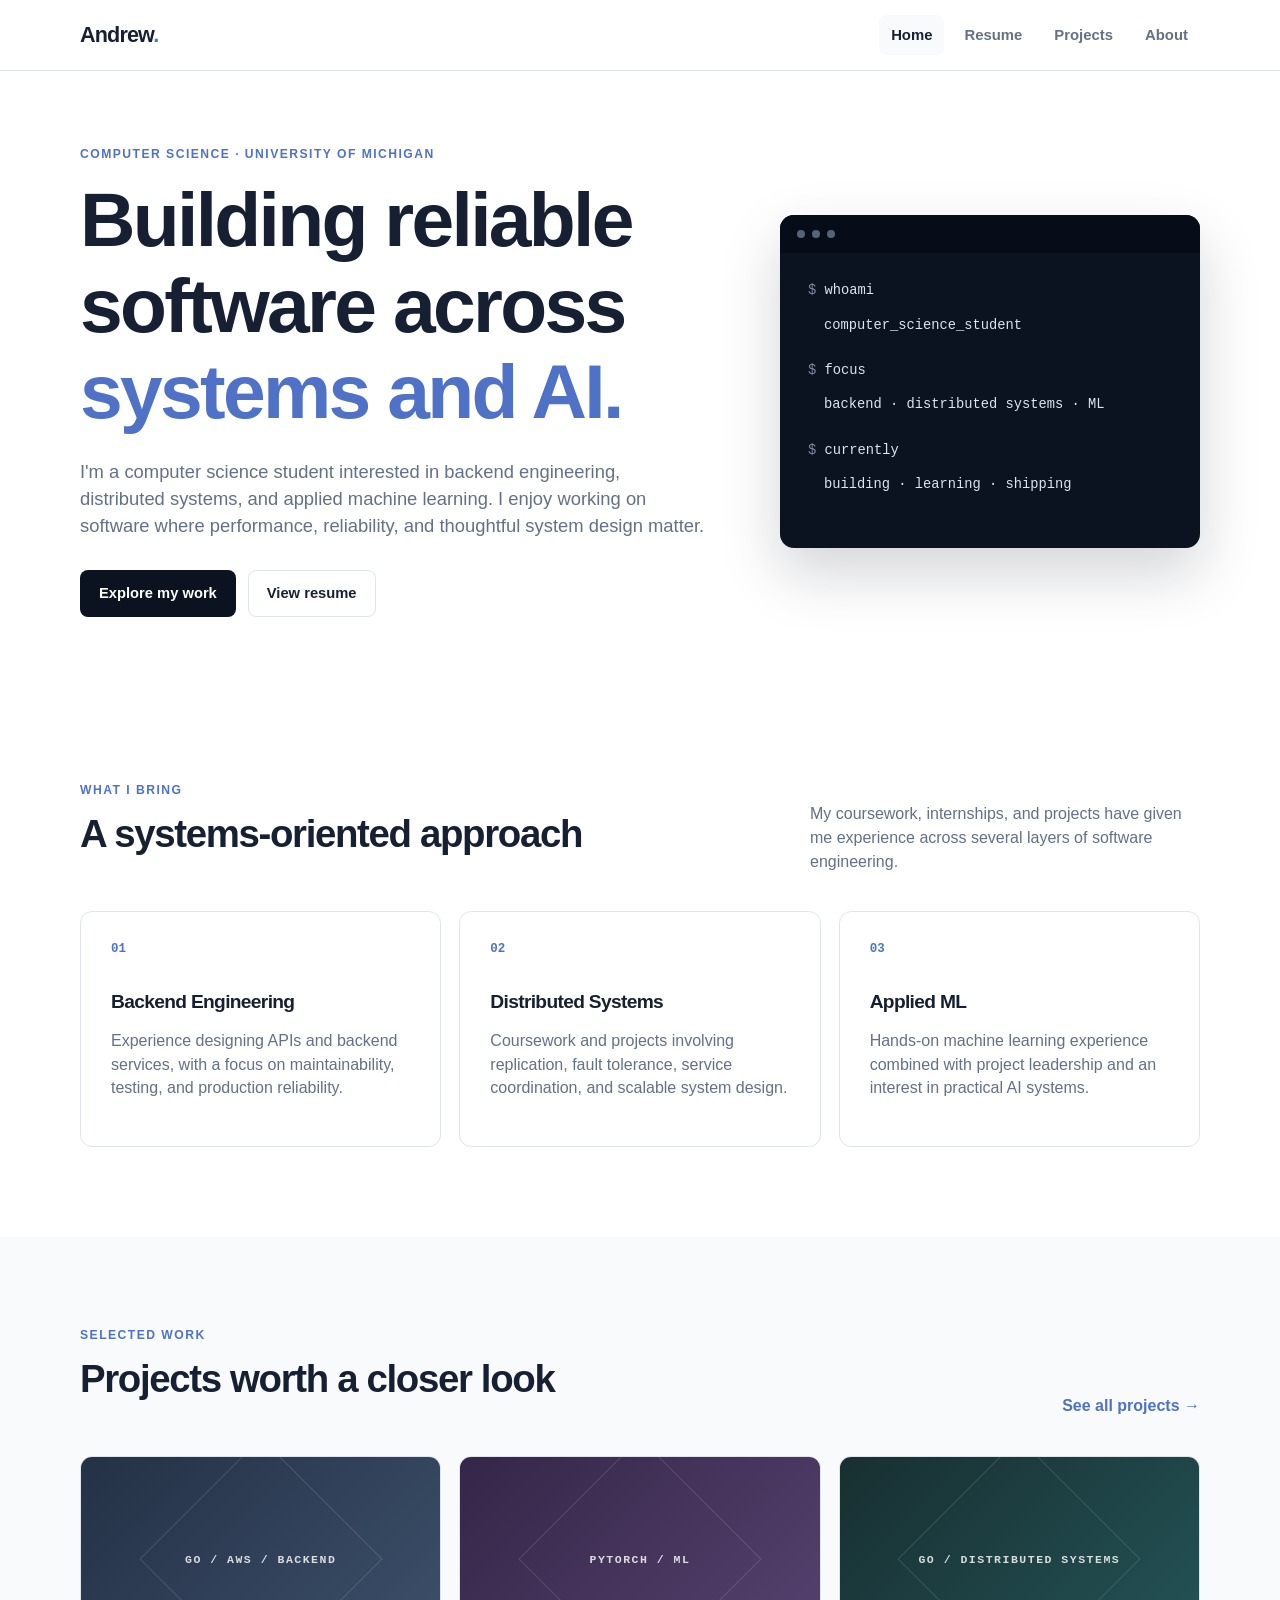
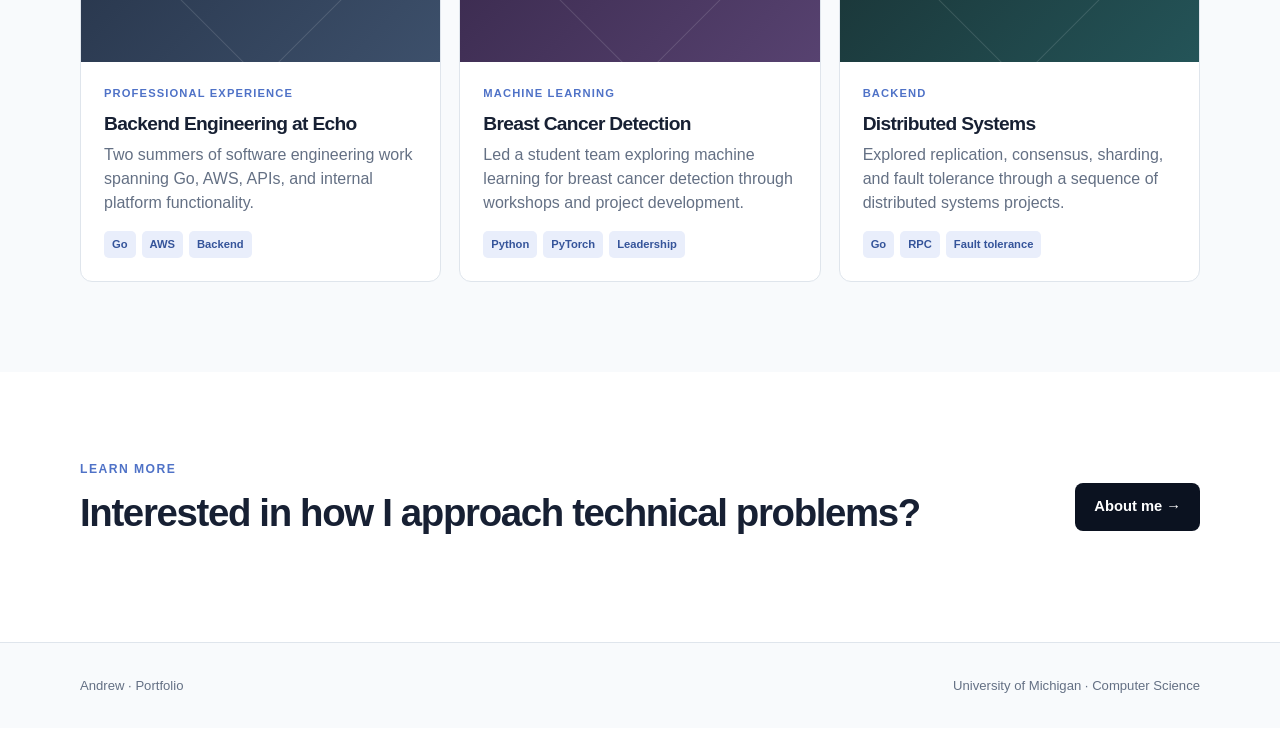
<file: index.html>
<!DOCTYPE html>
<html lang="en">
<head>
  <meta charset="UTF-8">
  <meta name="viewport" content="width=device-width, initial-scale=1.0">
  <meta name="description" content="Andrew's professional portfolio — computer science, backend systems, distributed computing, and applied machine learning.">
  <title>Andrew | Portfolio</title>
  <link rel="stylesheet" href="style.css">
</head>
<body>
<header class="site-header">
  <nav class="nav container">
    <a class="brand" href="index.html">Andrew<span>.</span></a>
    <div class="nav-links">
      <a class="active" href="index.html">Home</a>
      <a href="resume.html">Resume</a>
      <a href="projects.html">Projects</a>
      <a href="about.html">About</a>
    </div>
  </nav>
</header>

<main>
  <section class="hero container">
    <div class="hero-copy">
      <p class="eyebrow">Computer Science · University of Michigan</p>
      <h1>Building reliable software across <span>systems and AI.</span></h1>
      <p class="lead">
        I'm a computer science student interested in backend engineering, distributed systems,
        and applied machine learning. I enjoy working on software where performance,
        reliability, and thoughtful system design matter.
      </p>
      <div class="hero-actions">
        <a class="button primary" href="projects.html">Explore my work</a>
        <a class="button secondary" href="resume.html">View resume</a>
      </div>
    </div>
    <div class="hero-card">
      <div class="terminal-top"><span></span><span></span><span></span></div>
      <div class="terminal-body">
        <p><span class="code-muted">$</span> whoami</p>
        <p class="code-value">computer_science_student</p>
        <p><span class="code-muted">$</span> focus</p>
        <p class="code-value">backend · distributed systems · ML</p>
        <p><span class="code-muted">$</span> currently</p>
        <p class="code-value">building · learning · shipping</p>
      </div>
    </div>
  </section>

  <section class="section container">
    <div class="section-heading">
      <div>
        <p class="eyebrow">What I bring</p>
        <h2>A systems-oriented approach</h2>
      </div>
      <p class="section-intro">My coursework, internships, and projects have given me experience across several layers of software engineering.</p>
    </div>

    <div class="feature-grid">
      <article class="feature-card">
        <div class="icon">01</div>
        <h3>Backend Engineering</h3>
        <p>Experience designing APIs and backend services, with a focus on maintainability, testing, and production reliability.</p>
      </article>
      <article class="feature-card">
        <div class="icon">02</div>
        <h3>Distributed Systems</h3>
        <p>Coursework and projects involving replication, fault tolerance, service coordination, and scalable system design.</p>
      </article>
      <article class="feature-card">
        <div class="icon">03</div>
        <h3>Applied ML</h3>
        <p>Hands-on machine learning experience combined with project leadership and an interest in practical AI systems.</p>
      </article>
    </div>
  </section>

  <section class="section section-alt">
    <div class="container">
      <div class="section-heading">
        <div>
          <p class="eyebrow">Selected work</p>
          <h2>Projects worth a closer look</h2>
        </div>
        <a class="text-link" href="projects.html">See all projects →</a>
      </div>
      <div class="project-grid">
        <a class="project-card" href="project-echo.html">
          <div class="project-placeholder echo-art"><span>GO / AWS / BACKEND</span></div>
          <div class="project-content">
            <p class="project-type">Professional Experience</p>
            <h3>Backend Engineering at Echo</h3>
            <p>Two summers of software engineering work spanning Go, AWS, APIs, and internal platform functionality.</p>
            <div class="tags"><span>Go</span><span>AWS</span><span>Backend</span></div>
          </div>
        </a>
        <a class="project-card" href="project-ml.html">
          <div class="project-placeholder ml-art"><span>PYTORCH / ML</span></div>
          <div class="project-content">
            <p class="project-type">Machine Learning</p>
            <h3>Breast Cancer Detection</h3>
            <p>Led a student team exploring machine learning for breast cancer detection through workshops and project development.</p>
            <div class="tags"><span>Python</span><span>PyTorch</span><span>Leadership</span></div>
          </div>
        </a>
        <a class="project-card" href="project-distributed-systems.html">
          <div class="project-placeholder distributed-art"><span>GO / DISTRIBUTED SYSTEMS</span></div>
          <div class="project-content">
            <p class="project-type">Backend</p>
            <h3>Distributed Systems</h3>
            <p>Explored replication, consensus, sharding, and fault tolerance through a sequence of distributed systems projects.</p>
            <div class="tags"><span>Go</span><span>RPC</span><span>Fault tolerance</span></div>
          </div>
        </a>
      </div>
    </div>
  </section>

  <section class="cta container">
    <div>
      <p class="eyebrow">Learn more</p>
      <h2>Interested in how I approach technical problems?</h2>
    </div>
    <a class="button primary" href="about.html">About me →</a>
  </section>
</main>

<footer class="footer">
  <div class="container footer-inner">
    <p>Andrew · Portfolio</p>
    <p>University of Michigan · Computer Science</p>
  </div>
</footer>
</body>
</html>
</file>
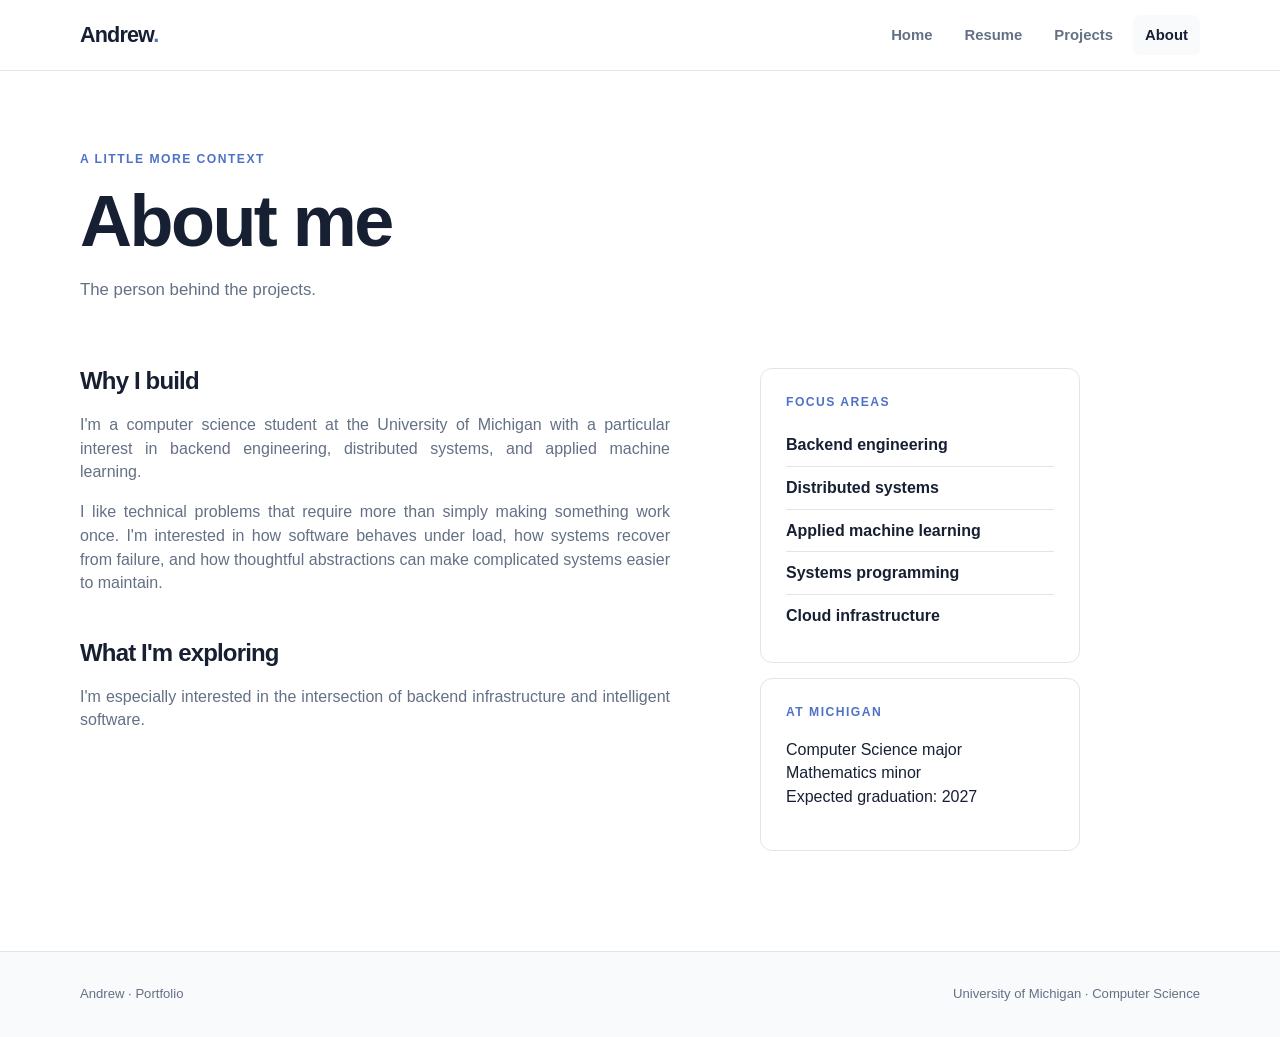
<file: about.html>
<!DOCTYPE html>
<html lang="en"><head><meta charset="UTF-8"><meta name="viewport" content="width=device-width, initial-scale=1.0"><title>Andrew | About</title><link rel="stylesheet" href="style.css"></head>
<body>
<header class="site-header"><nav class="nav container"><a class="brand" href="index.html">Andrew<span>.</span></a><div class="nav-links"><a href="index.html">Home</a><a href="resume.html">Resume</a><a href="projects.html">Projects</a><a class="active" href="about.html">About</a></div></nav></header>
<main class="container page">
<div class="page-header"><p class="eyebrow">A little more context</p><h1>About me</h1><p>The person behind the projects.</p></div>
<div class="about-layout">
<section class="prose">
<h2>Why I build</h2>
<p>I'm a computer science student at the University of Michigan with a particular interest in backend engineering, distributed systems, and applied machine learning.</p>
<p>I like technical problems that require more than simply making something work once. I'm interested in how software behaves under load, how systems recover from failure, and how thoughtful abstractions can make complicated systems easier to maintain.</p>
<h2>What I'm exploring</h2>
<p>I'm especially interested in the intersection of backend infrastructure and intelligent software.</p>
</section>
<aside class="about-aside">
<div class="aside-card"><p class="eyebrow">Focus areas</p><ul><li>Backend engineering</li><li>Distributed systems</li><li>Applied machine learning</li><li>Systems programming</li><li>Cloud infrastructure</li></ul></div>
<div class="aside-card"><p class="eyebrow">At Michigan</p><p>Computer Science major<br>Mathematics minor<br>Expected graduation: 2027</p></div>
</aside>
</div>
</main>
<footer class="footer"><div class="container footer-inner"><p>Andrew · Portfolio</p><p>University of Michigan · Computer Science</p></div></footer>
</body></html>
</file>
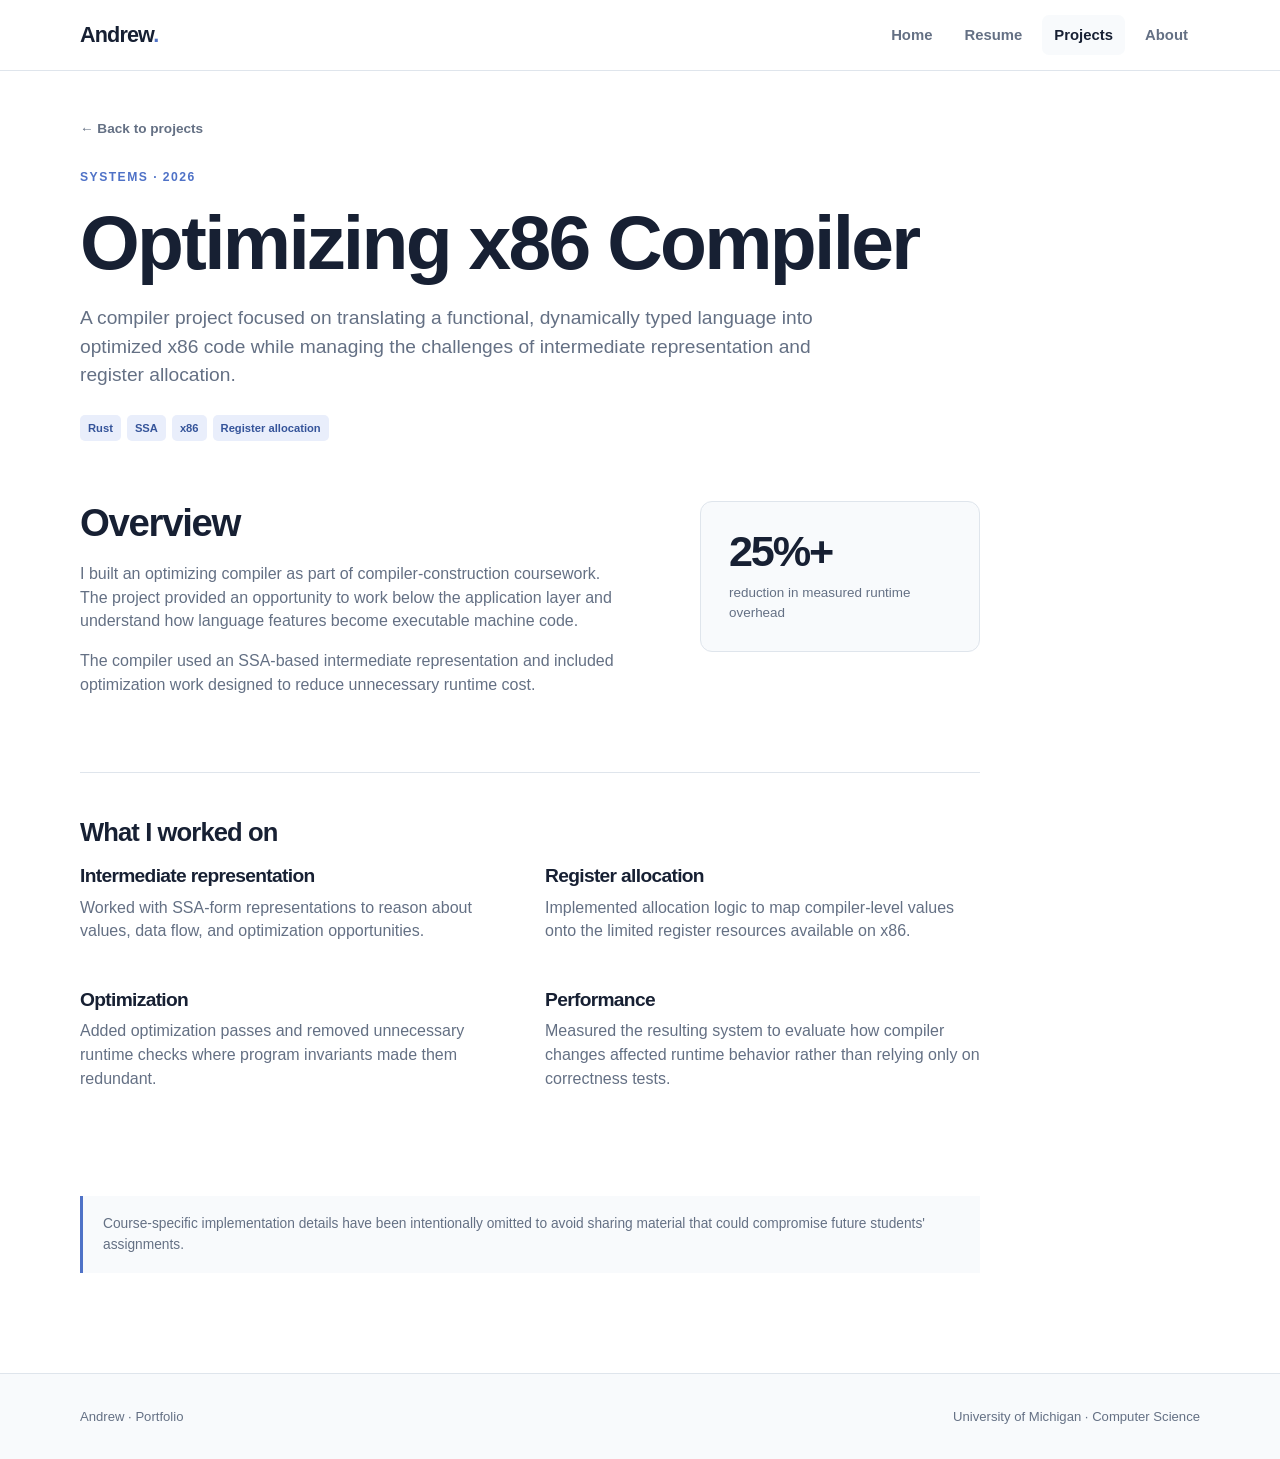
<file: project-compiler.html>
<!DOCTYPE html>
<html lang="en"><head><meta charset="UTF-8"><meta name="viewport" content="width=device-width, initial-scale=1.0"><title>Andrew | Optimizing x86 Compiler</title><link rel="stylesheet" href="style.css"></head>
<body>
<header class="site-header"><nav class="nav container"><a class="brand" href="index.html">Andrew<span>.</span></a><div class="nav-links"><a href="index.html">Home</a><a href="resume.html">Resume</a><a class="active" href="projects.html">Projects</a><a href="about.html">About</a></div></nav></header>
<main class="container project-page">
  <a class="back-link" href="projects.html">← Back to projects</a>
  <p class="eyebrow">Systems · 2026</p><h1>Optimizing x86 Compiler</h1>
  <p class="project-lead">A compiler project focused on translating a functional, dynamically typed language into optimized x86 code while managing the challenges of intermediate representation and register allocation.</p>
  <div class="tags large"><span>Rust</span><span>SSA</span><span>x86</span><span>Register allocation</span></div>
  <div class="detail-grid">
    <section><h2>Overview</h2><p>I built an optimizing compiler as part of compiler-construction coursework. The project provided an opportunity to work below the application layer and understand how language features become executable machine code.</p><p>The compiler used an SSA-based intermediate representation and included optimization work designed to reduce unnecessary runtime cost.</p></section>
    <aside class="stat-card"><strong>25%+</strong><span>reduction in measured runtime overhead</span></aside>
  </div>
  <section class="content-section"><h2>What I worked on</h2><div class="bullet-grid"><div><h3>Intermediate representation</h3><p>Worked with SSA-form representations to reason about values, data flow, and optimization opportunities.</p></div><div><h3>Register allocation</h3><p>Implemented allocation logic to map compiler-level values onto the limited register resources available on x86.</p></div><div><h3>Optimization</h3><p>Added optimization passes and removed unnecessary runtime checks where program invariants made them redundant.</p></div><div><h3>Performance</h3><p>Measured the resulting system to evaluate how compiler changes affected runtime behavior rather than relying only on correctness tests.</p></div></div></section>
  <div class="note">Course-specific implementation details have been intentionally omitted to avoid sharing material that could compromise future students' assignments.</div>
</main>
<footer class="footer"><div class="container footer-inner"><p>Andrew · Portfolio</p><p>University of Michigan · Computer Science</p></div></footer>
</body></html>
</file>
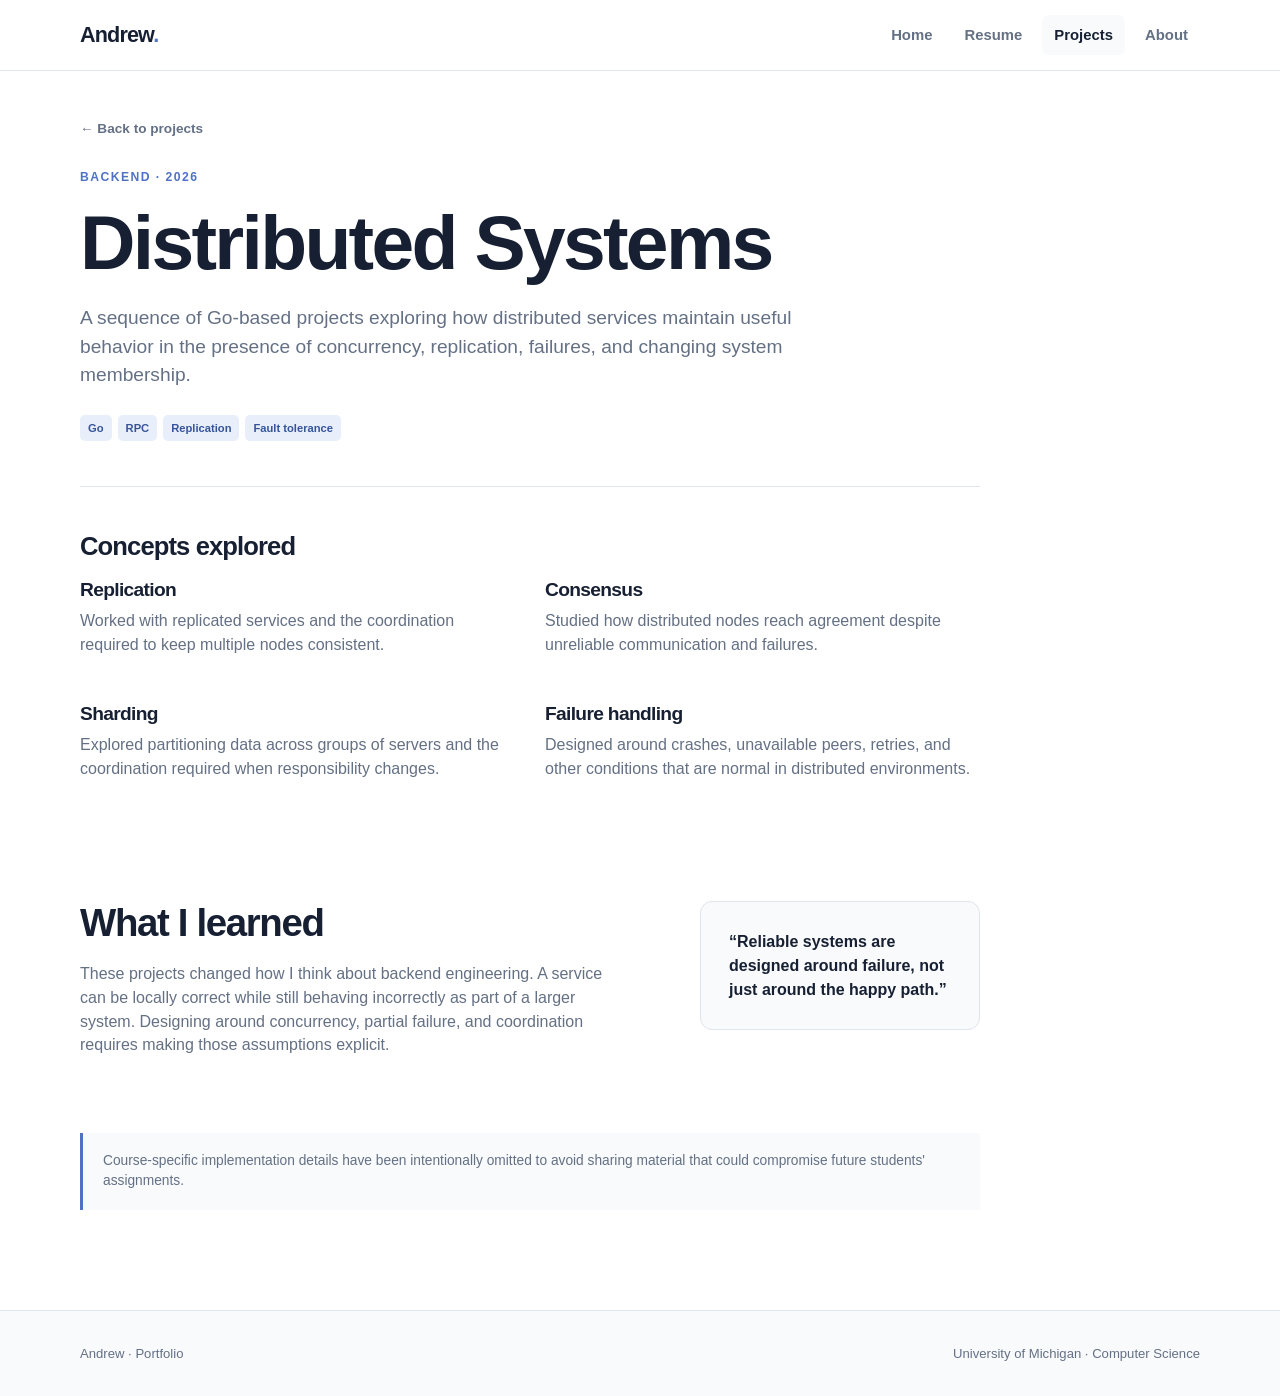
<file: project-distributed-systems.html>
<!DOCTYPE html>
<html lang="en"><head><meta charset="UTF-8"><meta name="viewport" content="width=device-width, initial-scale=1.0"><title>Andrew | Distributed Systems</title><link rel="stylesheet" href="style.css"></head>
<body>
<header class="site-header"><nav class="nav container"><a class="brand" href="index.html">Andrew<span>.</span></a><div class="nav-links"><a href="index.html">Home</a><a href="resume.html">Resume</a><a class="active" href="projects.html">Projects</a><a href="about.html">About</a></div></nav></header>
<main class="container project-page">
<a class="back-link" href="projects.html">← Back to projects</a>
<p class="eyebrow">Backend · 2026</p><h1>Distributed Systems</h1>
<p class="project-lead">A sequence of Go-based projects exploring how distributed services maintain useful behavior in the presence of concurrency, replication, failures, and changing system membership.</p>
<div class="tags large"><span>Go</span><span>RPC</span><span>Replication</span><span>Fault tolerance</span></div>
<section class="content-section"><h2>Concepts explored</h2><div class="bullet-grid"><div><h3>Replication</h3><p>Worked with replicated services and the coordination required to keep multiple nodes consistent.</p></div><div><h3>Consensus</h3><p>Studied how distributed nodes reach agreement despite unreliable communication and failures.</p></div><div><h3>Sharding</h3><p>Explored partitioning data across groups of servers and the coordination required when responsibility changes.</p></div><div><h3>Failure handling</h3><p>Designed around crashes, unavailable peers, retries, and other conditions that are normal in distributed environments.</p></div></div></section>
<div class="detail-grid"><section><h2>What I learned</h2><p>These projects changed how I think about backend engineering. A service can be locally correct while still behaving incorrectly as part of a larger system. Designing around concurrency, partial failure, and coordination requires making those assumptions explicit.</p></section><aside class="quote-card">“Reliable systems are designed around failure, not just around the happy path.”</aside></div>
<div class="note">Course-specific implementation details have been intentionally omitted to avoid sharing material that could compromise future students' assignments.</div>
</main><footer class="footer"><div class="container footer-inner"><p>Andrew · Portfolio</p><p>University of Michigan · Computer Science</p></div></footer>
</body></html>
</file>
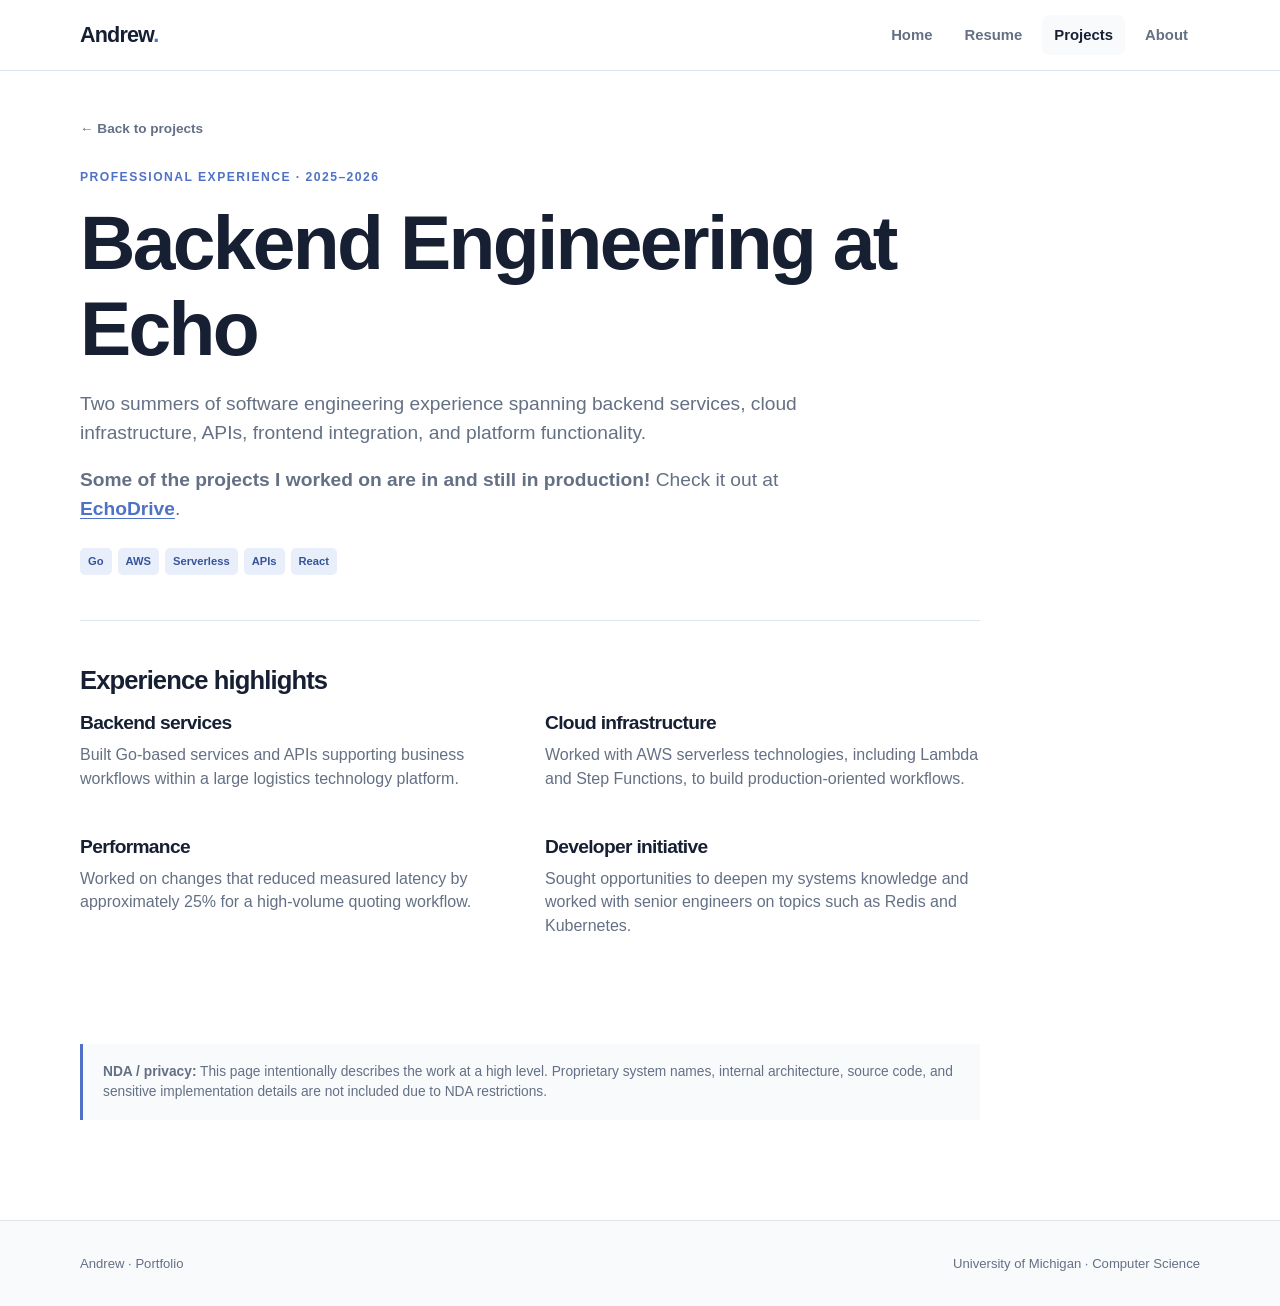
<file: project-echo.html>
<!DOCTYPE html>
<html lang="en"><head><meta charset="UTF-8"><meta name="viewport" content="width=device-width, initial-scale=1.0"><title>Andrew | Backend Engineering</title><link rel="stylesheet" href="style.css"></head>
<body>
<header class="site-header"><nav class="nav container"><a class="brand" href="index.html">Andrew<span>.</span></a><div class="nav-links"><a href="index.html">Home</a><a href="resume.html">Resume</a><a class="active" href="projects.html">Projects</a><a href="about.html">About</a></div></nav></header>
<main class="container project-page">
<a class="back-link" href="projects.html">← Back to projects</a>
<p class="eyebrow">Professional Experience · 2025–2026</p><h1>Backend Engineering at Echo</h1>
<p class="project-lead">Two summers of software engineering experience spanning backend services, cloud infrastructure, APIs, frontend integration, and platform functionality.</p>
<p class="project-lead"><strong>Some of the projects I worked on are in and still in production!</strong> Check it out at <a class="project-link" href="https://www.echo.com/technology/carrier-technology/" target="_blank" rel="noreferrer">EchoDrive</a>.</p>
<div class="tags large"><span>Go</span><span>AWS</span><span>Serverless</span><span>APIs</span><span>React</span></div>
<section class="content-section"><h2>Experience highlights</h2><div class="bullet-grid"><div><h3>Backend services</h3><p>Built Go-based services and APIs supporting business workflows within a large logistics technology platform.</p></div><div><h3>Cloud infrastructure</h3><p>Worked with AWS serverless technologies, including Lambda and Step Functions, to build production-oriented workflows.</p></div><div><h3>Performance</h3><p>Worked on changes that reduced measured latency by approximately 25% for a high-volume quoting workflow.</p></div><div><h3>Developer initiative</h3><p>Sought opportunities to deepen my systems knowledge and worked with senior engineers on topics such as Redis and Kubernetes.</p></div></div></section>
<div class="note"><strong>NDA / privacy:</strong> This page intentionally describes the work at a high level. Proprietary system names, internal architecture, source code, and sensitive implementation details are not included due to NDA restrictions.</div>
</main><footer class="footer"><div class="container footer-inner"><p>Andrew · Portfolio</p><p>University of Michigan · Computer Science</p></div></footer>
</body></html>
</file>
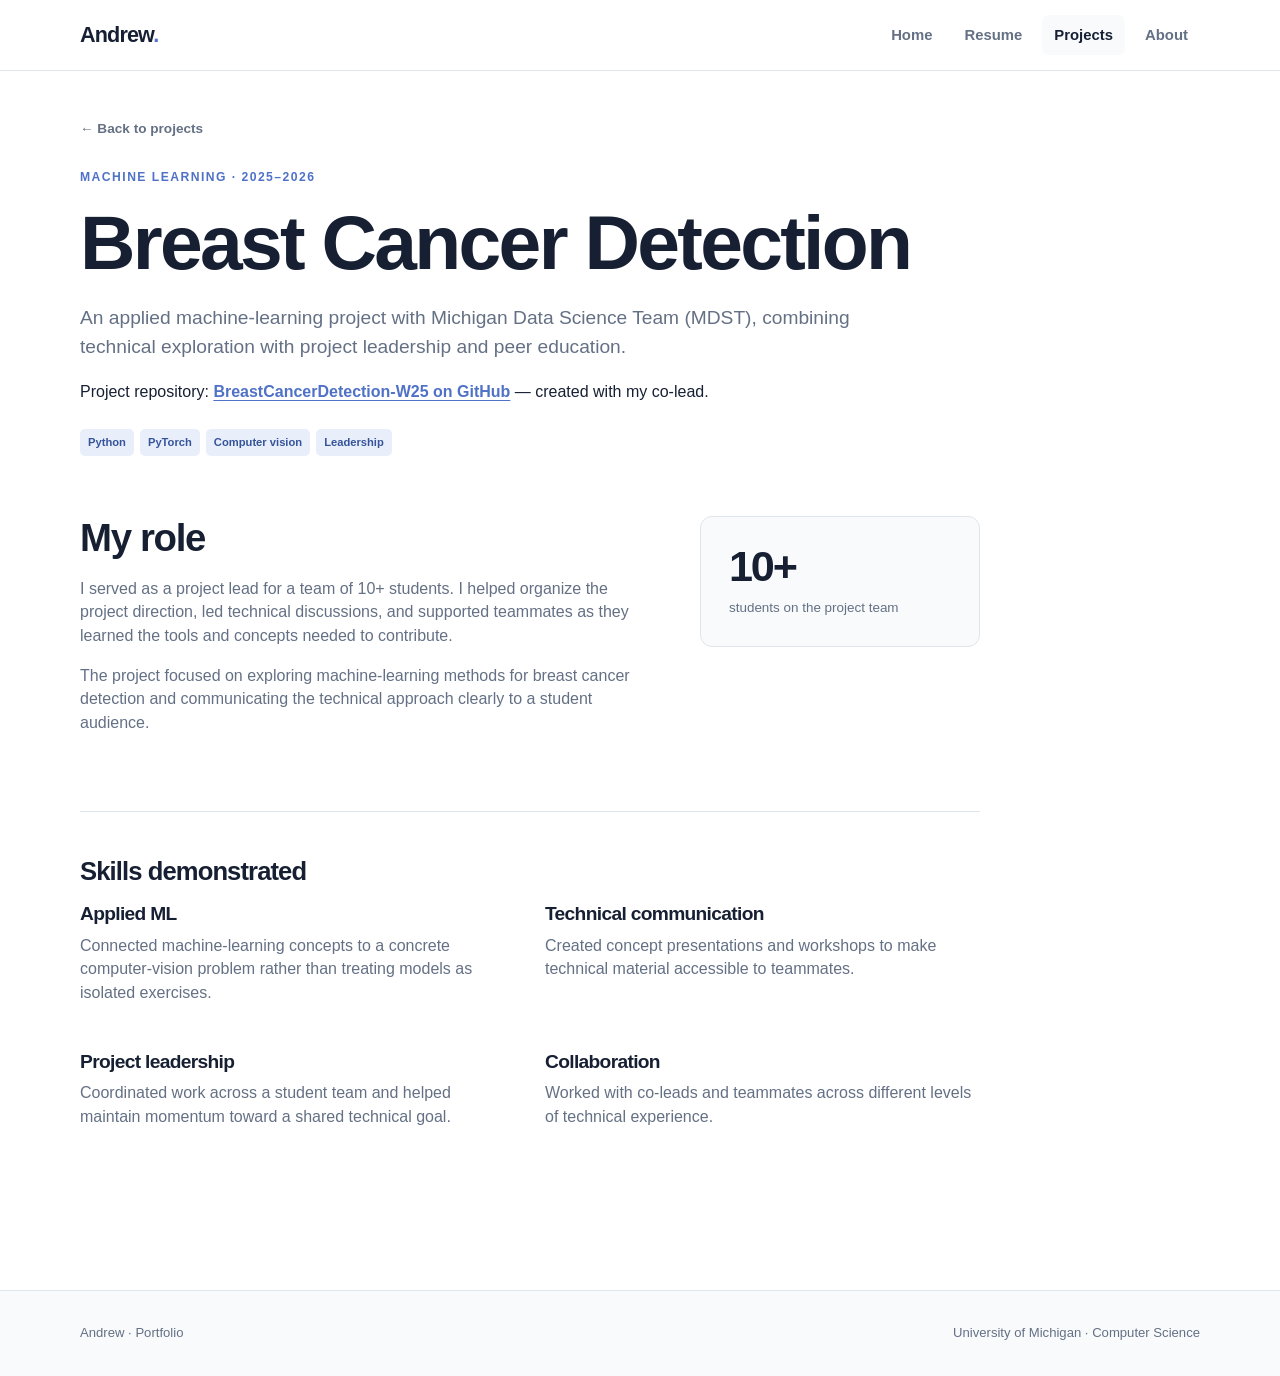
<file: project-ml.html>
<!DOCTYPE html>
<html lang="en"><head><meta charset="UTF-8"><meta name="viewport" content="width=device-width, initial-scale=1.0"><title>Andrew | Breast Cancer Detection</title><link rel="stylesheet" href="style.css"></head>
<body>
<header class="site-header"><nav class="nav container"><a class="brand" href="index.html">Andrew<span>.</span></a><div class="nav-links"><a href="index.html">Home</a><a href="resume.html">Resume</a><a class="active" href="projects.html">Projects</a><a href="about.html">About</a></div></nav></header>
<main class="container project-page">
<a class="back-link" href="projects.html">← Back to projects</a>
<p class="eyebrow">Machine Learning · 2025–2026</p><h1>Breast Cancer Detection</h1>
<p class="project-lead">An applied machine-learning project with Michigan Data Science Team (MDST), combining technical exploration with project leadership and peer education.</p>
<p>Project repository: <a class="project-link" href="https://github.com/Russell-Day/BreastCancerDetection-W25" target="_blank" rel="noopener noreferrer">BreastCancerDetection-W25 on GitHub</a> — created with my co-lead.</p>
<div class="tags large"><span>Python</span><span>PyTorch</span><span>Computer vision</span><span>Leadership</span></div>
<div class="detail-grid"><section><h2>My role</h2><p>I served as a project lead for a team of 10+ students. I helped organize the project direction, led technical discussions, and supported teammates as they learned the tools and concepts needed to contribute.</p><p>The project focused on exploring machine-learning methods for breast cancer detection and communicating the technical approach clearly to a student audience.</p></section><aside class="stat-card"><strong>10+</strong><span>students on the project team</span></aside></div>
<section class="content-section"><h2>Skills demonstrated</h2><div class="bullet-grid"><div><h3>Applied ML</h3><p>Connected machine-learning concepts to a concrete computer-vision problem rather than treating models as isolated exercises.</p></div><div><h3>Technical communication</h3><p>Created concept presentations and workshops to make technical material accessible to teammates.</p></div><div><h3>Project leadership</h3><p>Coordinated work across a student team and helped maintain momentum toward a shared technical goal.</p></div><div><h3>Collaboration</h3><p>Worked with co-leads and teammates across different levels of technical experience.</p></div></div></section>
</main><footer class="footer"><div class="container footer-inner"><p>Andrew · Portfolio</p><p>University of Michigan · Computer Science</p></div></footer>
</body></html>
</file>
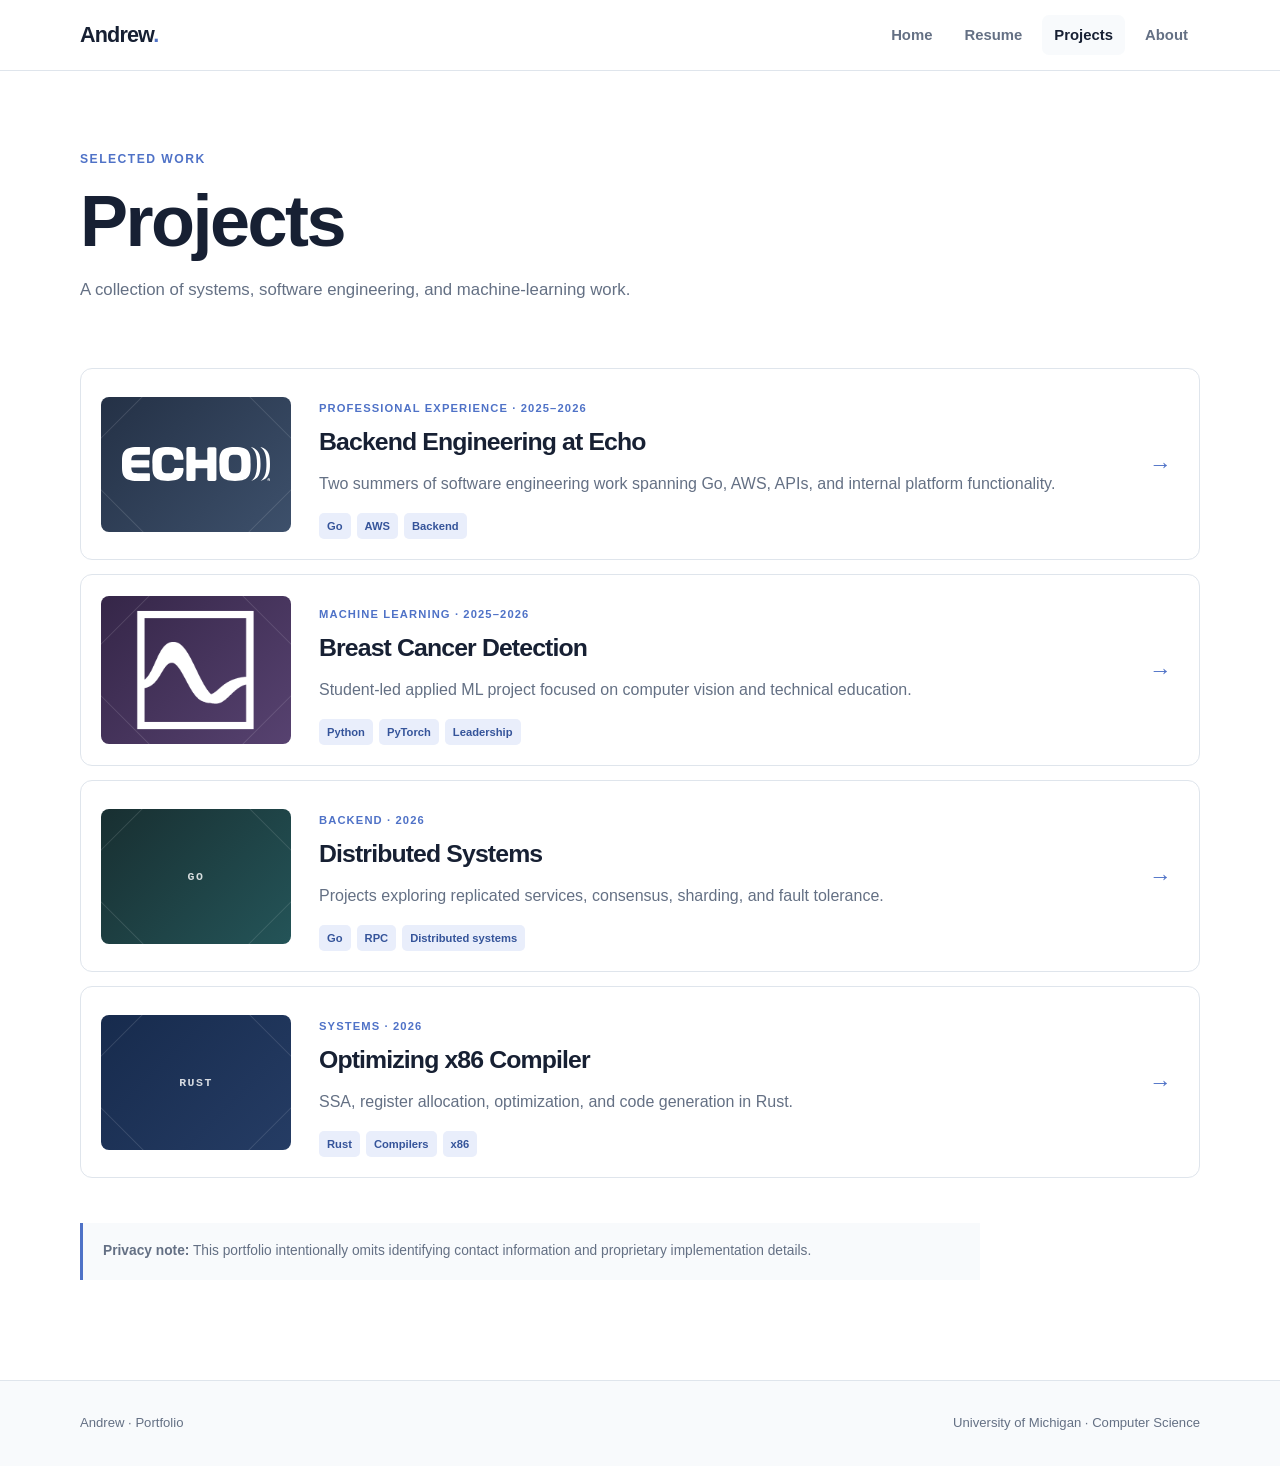
<file: projects.html>
<!DOCTYPE html>
<html lang="en">
<head><meta charset="UTF-8"><meta name="viewport" content="width=device-width, initial-scale=1.0"><title>Andrew | Projects</title><link rel="stylesheet" href="style.css"></head>
<body>
<header class="site-header"><nav class="nav container"><a class="brand" href="index.html">Andrew<span>.</span></a><div class="nav-links"><a href="index.html">Home</a><a href="resume.html">Resume</a><a class="active" href="projects.html">Projects</a><a href="about.html">About</a></div></nav></header>
<main class="container page">
  <div class="page-header"><p class="eyebrow">Selected work</p><h1>Projects</h1><p>A collection of systems, software engineering, and machine-learning work.</p></div>
  <div class="project-list">
    <a class="project-row" href="project-echo.html"><div class="project-placeholder small echo-art"><img src="images/Echo_Logo_RGB.svg" alt="Echo logo"></div><div><p class="project-type">Professional Experience · 2025–2026</p><h2>Backend Engineering at Echo</h2><p>Two summers of software engineering work spanning Go, AWS, APIs, and internal platform functionality.</p><div class="tags"><span>Go</span><span>AWS</span><span>Backend</span></div></div><span class="arrow">→</span></a>
    <a class="project-row" href="project-ml.html"><div class="project-placeholder small ml-art"><img src="images/MDST_logo.png" alt="MDST logo"></div><div><p class="project-type">Machine Learning · 2025–2026</p><h2>Breast Cancer Detection</h2><p>Student-led applied ML project focused on computer vision and technical education.</p><div class="tags"><span>Python</span><span>PyTorch</span><span>Leadership</span></div></div><span class="arrow">→</span></a>
    <a class="project-row" href="project-distributed-systems.html"><div class="project-placeholder small distributed-art"><span>GO</span></div><div><p class="project-type">Backend · 2026</p><h2>Distributed Systems</h2><p>Projects exploring replicated services, consensus, sharding, and fault tolerance.</p><div class="tags"><span>Go</span><span>RPC</span><span>Distributed systems</span></div></div><span class="arrow">→</span></a>
    <a class="project-row" href="project-compiler.html"><div class="project-placeholder small compiler-art"><span>RUST</span></div><div><p class="project-type">Systems · 2026</p><h2>Optimizing x86 Compiler</h2><p>SSA, register allocation, optimization, and code generation in Rust.</p><div class="tags"><span>Rust</span><span>Compilers</span><span>x86</span></div></div><span class="arrow">→</span></a>
  </div>
  <div class="note"><strong>Privacy note:</strong> This portfolio intentionally omits identifying contact information and proprietary implementation details.</div>
</main>
<footer class="footer"><div class="container footer-inner"><p>Andrew · Portfolio</p><p>University of Michigan · Computer Science</p></div></footer>
</body>
</html>
</file>
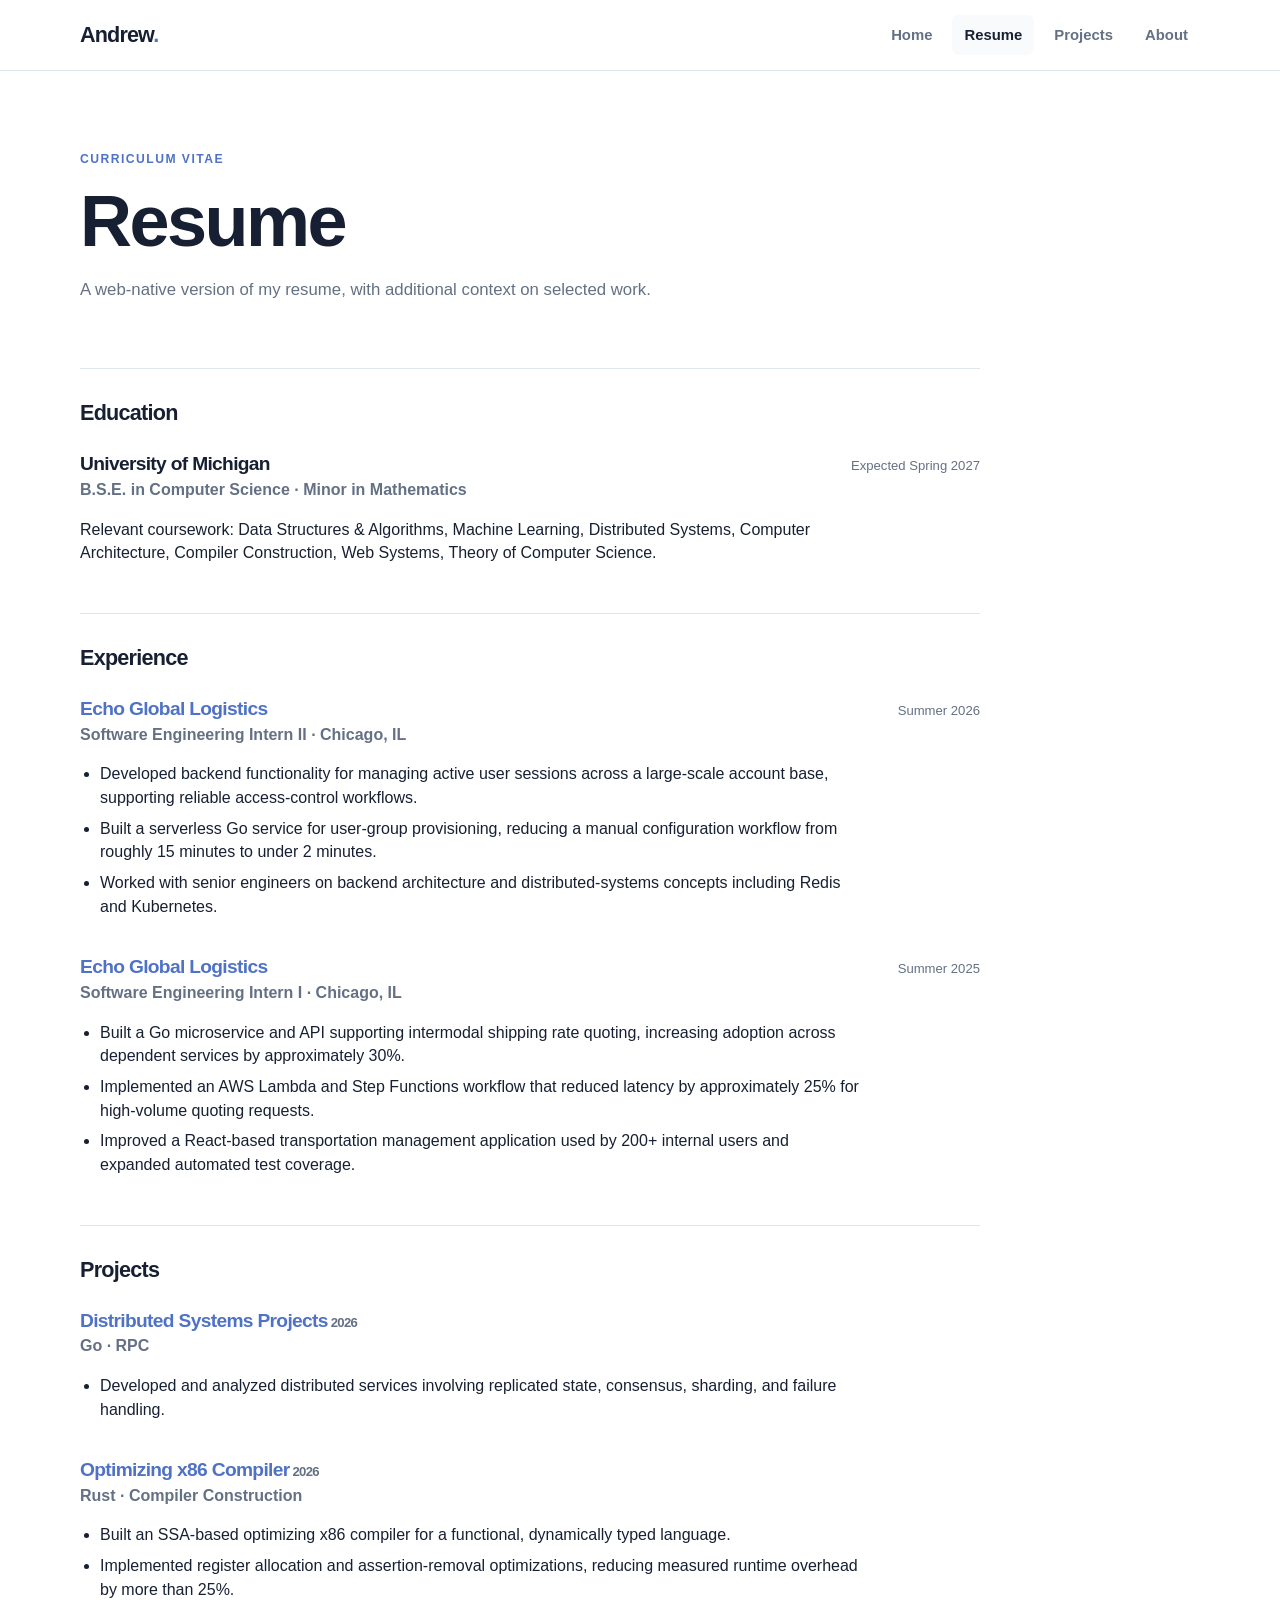
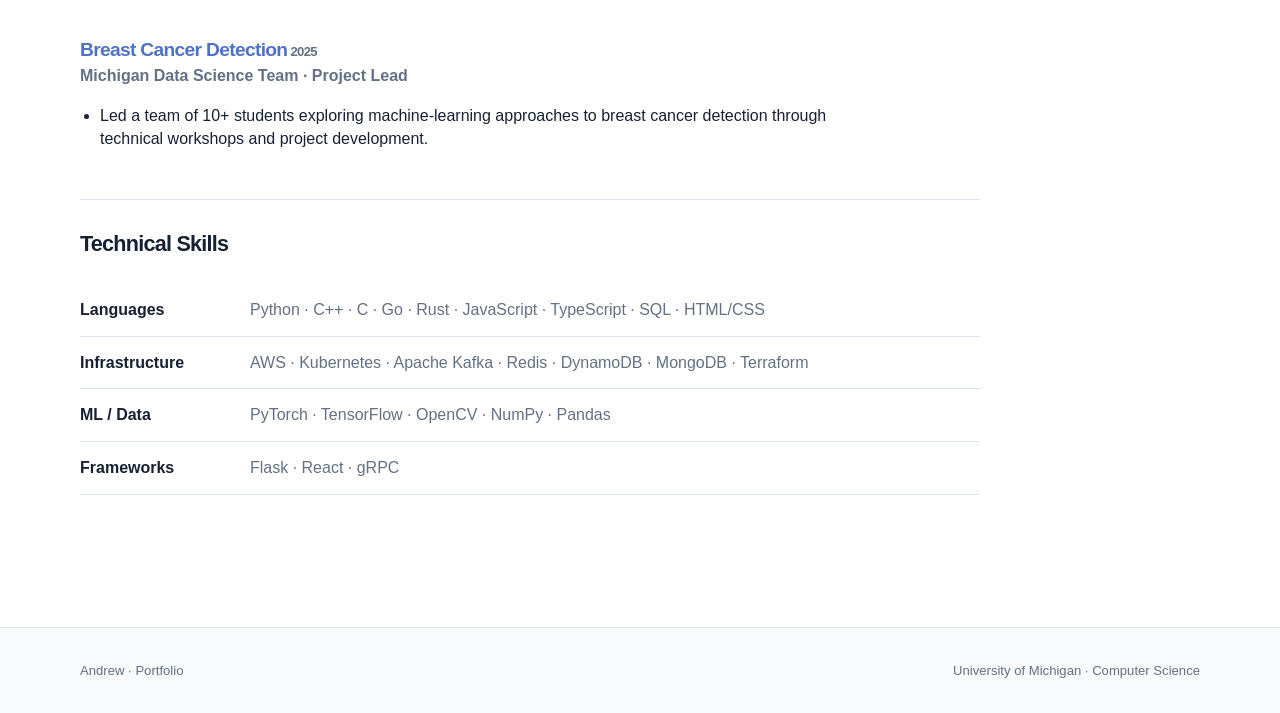
<file: resume.html>
<!DOCTYPE html>
<html lang="en">
<head>
  <meta charset="UTF-8">
  <meta name="viewport" content="width=device-width, initial-scale=1.0">
  <title>Andrew | Resume</title>
  <link rel="stylesheet" href="style.css">
</head>
<body>
<header class="site-header">
  <nav class="nav container">
    <a class="brand" href="index.html">Andrew<span>.</span></a>
    <div class="nav-links">
      <a href="index.html">Home</a><a class="active" href="resume.html">Resume</a><a href="projects.html">Projects</a><a href="about.html">About</a>
    </div>
  </nav>
</header>

<main class="container page">
  <div class="page-header">
    <p class="eyebrow">Curriculum vitae</p>
    <h1>Resume</h1>
    <p>A web-native version of my resume, with additional context on selected work.</p>
  </div>

  <section class="resume-section">
    <h2>Education</h2>
    <div class="resume-entry">
      <div class="entry-top"><h3>University of Michigan</h3><span>Expected Spring 2027</span></div>
      <p class="role">B.S.E. in Computer Science · Minor in Mathematics</p>
      <p>Relevant coursework: Data Structures & Algorithms, Machine Learning, Distributed Systems, Computer Architecture, Compiler Construction, Web Systems, Theory of Computer Science.</p>
    </div>
  </section>

  <section class="resume-section">
    <h2>Experience</h2>
    <div class="resume-entry">
      <div class="entry-top"><h3><a href="project-echo.html">Echo Global Logistics</a></h3><span>Summer 2026</span></div>
      <p class="role">Software Engineering Intern II · Chicago, IL</p>
      <ul>
        <li>Developed backend functionality for managing active user sessions across a large-scale account base, supporting reliable access-control workflows.</li>
        <li>Built a serverless Go service for user-group provisioning, reducing a manual configuration workflow from roughly 15 minutes to under 2 minutes.</li>
        <li>Worked with senior engineers on backend architecture and distributed-systems concepts including Redis and Kubernetes.</li>
      </ul>
    </div>
    <div class="resume-entry">
      <div class="entry-top"><h3><a href="project-echo.html">Echo Global Logistics</a></h3><span>Summer 2025</span></div>
      <p class="role">Software Engineering Intern I · Chicago, IL</p>
      <ul>
        <li>Built a Go microservice and API supporting intermodal shipping rate quoting, increasing adoption across dependent services by approximately 30%.</li>
        <li>Implemented an AWS Lambda and Step Functions workflow that reduced latency by approximately 25% for high-volume quoting requests.</li>
        <li>Improved a React-based transportation management application used by 200+ internal users and expanded automated test coverage.</li>
      </ul>
    </div>
  </section>

  <section class="resume-section">
    <h2>Projects</h2>
    <div class="resume-entry">
      <div class="entry-top"><h3><a href="project-distributed-systems.html">Distributed Systems Projects</a><span> 2026</span></div>
      <p class="role">Go · RPC</p>
      <ul>
        <li>Developed and analyzed distributed services involving replicated state, consensus, sharding, and failure handling.</li>
      </ul>
    </div>
    <div class="resume-entry">
      <div class="entry-top"><h3><a href="project-compiler.html">Optimizing x86 Compiler</a><span> 2026</span></div>
      <p class="role">Rust · Compiler Construction</p>
      <ul>
        <li>Built an SSA-based optimizing x86 compiler for a functional, dynamically typed language.</li>
        <li>Implemented register allocation and assertion-removal optimizations, reducing measured runtime overhead by more than 25%.</li>
      </ul>
    </div>
    <div class="resume-entry">
      <div class="entry-top"><h3><a href="project-ml.html">Breast Cancer Detection</a><span> 2025</span></div>
      <p class="role">Michigan Data Science Team · Project Lead</p>
      <ul>
        <li>Led a team of 10+ students exploring machine-learning approaches to breast cancer detection through technical workshops and project development.</li>
      </ul>
    </div>
  </section>

  <section class="resume-section">
    <h2>Technical Skills</h2>
    <div class="skill-row"><strong>Languages</strong><span>Python · C++ · C · Go · Rust · JavaScript · TypeScript · SQL · HTML/CSS</span></div>
    <div class="skill-row"><strong>Infrastructure</strong><span>AWS · Kubernetes · Apache Kafka · Redis · DynamoDB · MongoDB · Terraform</span></div>
    <div class="skill-row"><strong>ML / Data</strong><span>PyTorch · TensorFlow · OpenCV · NumPy · Pandas</span></div>
    <div class="skill-row"><strong>Frameworks</strong><span>Flask · React · gRPC</span></div>
  </section>
</main>

<footer class="footer"><div class="container footer-inner"><p>Andrew · Portfolio</p><p>University of Michigan · Computer Science</p></div></footer>
</body>
</html>
</file>
<file: style.css>
:root {
  --navy: #0b1220;
  --navy-2: #111b2e;
  --ink: #172033;
  --muted: #647084;
  --line: #dfe5ec;
  --bg: #f8fafc;
  --white: #ffffff;
  --accent: #4f72c7;
  --accent-soft: #e9eefb;
  --max: 1120px;
}
* { box-sizing: border-box; }
html { scroll-behavior: smooth; }
body {
  margin: 0;
  color: var(--ink);
  background: var(--white);
  font-family: Inter, ui-sans-serif, -apple-system, BlinkMacSystemFont, "Segoe UI", Roboto, Helvetica, Arial, sans-serif;
  line-height: 1.48;
}
a { color: inherit; text-decoration: none; }
.container { width: min(calc(100% - 40px), var(--max)); margin: 0 auto; }
.site-header { position: sticky; top: 0; z-index: 10; background: rgba(255,255,255,.95); border-bottom: 1px solid var(--line); backdrop-filter: blur(10px); }
.nav { min-height: 70px; display: flex; align-items: center; justify-content: space-between; gap: 30px; }
.brand { font-size: 1.35rem; font-weight: 800; letter-spacing: -.04em; }
.brand span { color: var(--accent); }
.nav-links { display: flex; align-items: center; gap: 8px; }
.nav-links a { padding: 9px 12px; border-radius: 7px; color: var(--muted); font-size: .93rem; font-weight: 650; }
.nav-links a:hover, .nav-links a.active { color: var(--ink); background: var(--bg); }
.hero { min-height: 590px; display: grid; grid-template-columns: 1.2fr .8fr; align-items: center; gap: 70px; padding-top: 75px; padding-bottom: 75px; }
.eyebrow { margin: 0 0 12px; color: var(--accent); font-size: .76rem; font-weight: 800; letter-spacing: .12em; text-transform: uppercase; }
h1,h2,h3 { line-height: 1.12; letter-spacing: -.035em; margin-top: 0; }
h1 { font-size: clamp(2.8rem, 6vw, 5.2rem); margin-bottom: 24px; max-width: 850px; }
h1 span { color: var(--accent); }
h2 { font-size: clamp(1.8rem, 3vw, 2.55rem); margin-bottom: 18px; }
h3 { font-size: 1.2rem; margin-bottom: 9px; }
.lead { max-width: 650px; color: var(--muted); font-size: 1.15rem; }
.hero-actions { display: flex; gap: 12px; margin-top: 30px; flex-wrap: wrap; }
.button { display: inline-flex; align-items: center; justify-content: center; padding: 12px 18px; border-radius: 8px; font-weight: 750; font-size: .92rem; border: 1px solid transparent; }
.button.primary { color: var(--white); background: var(--navy); }
.button.primary:hover { background: var(--navy-2); transform: translateY(-1px); }
.button.secondary { color: var(--ink); border-color: var(--line); background: var(--white); }
.button.secondary:hover { background: var(--bg); }
.hero-card { border-radius: 14px; background: var(--navy); color: #dce5f4; box-shadow: 0 25px 60px rgba(11,18,32,.18); overflow: hidden; }
.terminal-top { display: flex; gap: 7px; padding: 15px 17px; background: #070d18; }
.terminal-top span { width: 8px; height: 8px; border-radius: 50%; background: #56647a; }
.terminal-body { padding: 28px; min-height: 290px; font-family: "SFMono-Regular", Consolas, monospace; font-size: .86rem; }
.terminal-body p { margin: 0 0 14px; }
.code-muted { color: #7f8da5; }
.code-value { color: #dce5f4; padding-left: 16px; margin-bottom: 25px !important; }
.section { padding-top: 90px; padding-bottom: 90px; }
.section-alt { background: var(--bg); }
.section-heading { display: flex; align-items: end; justify-content: space-between; gap: 40px; margin-bottom: 38px; }
.section-heading > div { max-width: 600px; }
.section-intro { max-width: 390px; color: var(--muted); margin: 0; }
.text-link { font-weight: 750; color: var(--accent); white-space: nowrap; }
/* Project-specific link styling: prominent color + underline */
.project-link { font-weight: 750; color: var(--accent); text-decoration: underline; text-underline-offset: 3px; }
.project-link:hover { color: var(--navy); }
.feature-grid { display: grid; grid-template-columns: repeat(3, 1fr); gap: 18px; }
.feature-card { padding: 30px; border: 1px solid var(--line); border-radius: 12px; background: var(--white); }
.feature-card p, .project-content p, .project-row p { color: var(--muted); }
.icon { color: var(--accent); font: 800 .78rem "SFMono-Regular", Consolas, monospace; margin-bottom: 35px; }
.project-grid { display: grid; grid-template-columns: repeat(3, 1fr); gap: 18px; }
.project-card { border: 1px solid var(--line); border-radius: 12px; overflow: hidden; background: var(--white); transition: transform .18s ease, box-shadow .18s ease; }
.project-card:hover { transform: translateY(-4px); box-shadow: 0 14px 35px rgba(11,18,32,.09); }
.project-content { padding: 23px; }
.project-content p { margin-top: 0; }
.project-type { color: var(--accent) !important; text-transform: uppercase; letter-spacing: .1em; font-size: .7rem; font-weight: 800; }
.tags { display: flex; flex-wrap: wrap; gap: 6px; margin-top: 17px; }
.tags span { padding: 5px 8px; border-radius: 5px; background: var(--accent-soft); color: #35549a; font-size: .7rem; font-weight: 750; }
.tags.large { margin: 25px 0 45px; }
.project-placeholder { min-height: 205px; display: flex; align-items: center; justify-content: center; color: rgba(255,255,255,.82); background: var(--navy); font: 800 .72rem "SFMono-Regular", Consolas, monospace; letter-spacing: .13em; position: relative; overflow: hidden; }
.project-placeholder::after { content: ""; position: absolute; width: 170px; height: 170px; border: 1px solid rgba(255,255,255,.13); transform: rotate(45deg); }
.project-placeholder img { position: relative; z-index: 1; max-width: 72%; max-height: 56%; object-fit: contain; filter: brightness(0) invert(1); }
.project-placeholder.small img { max-width: 78%; max-height: 62%; }
.project-logo { display: block; width: min(70%, 420px); max-height: 120px; object-fit: contain; filter: brightness(0) invert(1); }
.compiler-art { background: linear-gradient(135deg, #172b4d, #253c64); }
.distributed-art { background: linear-gradient(135deg, #182f31, #245458); }
.ml-art { background: linear-gradient(135deg, #352648, #574270); }
.echo-art { background: linear-gradient(135deg, #243146, #3d506b); }
.cta { min-height: 270px; display: flex; align-items: center; justify-content: space-between; gap: 30px; }
.footer { border-top: 1px solid var(--line); background: var(--bg); color: var(--muted); font-size: .82rem; }
.footer-inner { min-height: 85px; display: flex; align-items: center; justify-content: space-between; gap: 20px; }
.page { padding-top: 80px; padding-bottom: 100px; }
.page-header { max-width: 720px; margin-bottom: 65px; }
.page-header h1 { font-size: clamp(3rem, 6vw, 4.5rem); margin-bottom: 15px; }
.page-header > p:last-child { color: var(--muted); font-size: 1.05rem; }
.resume-section { max-width: 900px; padding: 32px 0; border-top: 1px solid var(--line); }
.resume-section h2 { font-size: 1.35rem; margin-bottom: 28px; }
.resume-entry { margin-bottom: 38px; }
.resume-entry:last-child { margin-bottom: 0; }
.entry-top { display: flex; justify-content: space-between; gap: 20px; align-items: baseline; }
.entry-top h3 { margin-bottom: 3px; }
.entry-top span { color: var(--muted); font-size: .82rem; white-space: nowrap; }
.role { color: var(--muted); font-weight: 650; margin-top: 0; }
.resume-entry p, .resume-entry li { max-width: 760px; }
.resume-entry ul { padding-left: 20px; }
.resume-entry li { margin-bottom: 7px; }
.resume-entry a { color: var(--accent); }
.skill-row { display: grid; grid-template-columns: 150px 1fr; gap: 20px; padding: 14px 0; border-bottom: 1px solid var(--line); max-width: 900px; }
.skill-row span { color: var(--muted); }
.project-list { display: grid; gap: 14px; }
.project-row { display: grid; grid-template-columns: 190px 1fr 30px; align-items: center; gap: 28px; padding: 20px; border: 1px solid var(--line); border-radius: 12px; background: var(--white); transition: transform .18s ease, box-shadow .18s ease; }
.project-row:hover { transform: translateY(-2px); box-shadow: 0 10px 30px rgba(11,18,32,.07); }
.project-placeholder.small { min-height: 135px; border-radius: 8px; }
.project-row h2 { font-size: 1.55rem; margin-bottom: 8px; }
.arrow { color: var(--accent); font-size: 1.4rem; font-weight: 700; }
.note { max-width: 900px; margin-top: 45px; padding: 18px 20px; border-left: 3px solid var(--accent); background: var(--bg); color: var(--muted); font-size: .86rem; }
.project-page { padding-top: 45px; padding-bottom: 100px; }
.back-link { display: inline-block; color: var(--muted); font-size: .85rem; font-weight: 700; margin-bottom: 30px; }
.project-page .project-hero { min-height: 330px; border-radius: 14px; margin-bottom: 55px; }
.project-page h1 { font-size: clamp(3rem, 6vw, 5rem); max-width: 850px; margin-bottom: 18px; }
.project-lead { color: var(--muted); font-size: 1.2rem; max-width: 780px; }
.detail-grid { display: grid; grid-template-columns: 1fr 280px; gap: 70px; align-items: start; margin: 60px 0; max-width: 900px; }
.detail-grid p { color: var(--muted); }
.stat-card, .quote-card { padding: 28px; background: var(--bg); border: 1px solid var(--line); border-radius: 12px; }
.stat-card strong { display: block; font-size: 2.7rem; line-height: 1; letter-spacing: -.05em; }
.stat-card span { display: block; margin-top: 10px; color: var(--muted); font-size: .84rem; }
.quote-card { color: var(--ink); font-weight: 700; }
.content-section { max-width: 900px; padding: 45px 0; border-top: 1px solid var(--line); }
.content-section h2 { font-size: 1.6rem; }
.bullet-grid { display: grid; grid-template-columns: 1fr 1fr; gap: 30px; }
.bullet-grid p { color: var(--muted); margin-top: 0; }
.about-layout { display: grid; grid-template-columns: 1fr 320px; gap: 90px; max-width: 1000px; }
.prose { max-width: 690px; }
.prose h2 { font-size: 1.5rem; margin-top: 45px; }
.prose h2:first-child { margin-top: 0; }
.prose p { color: var(--muted); text-align: justify; }
.about-aside { display: grid; align-content: start; gap: 15px; }
.aside-card { border: 1px solid var(--line); border-radius: 12px; padding: 25px; }
.aside-card ul { list-style: none; padding: 0; margin: 0; }
.aside-card li { padding: 9px 0; border-bottom: 1px solid var(--line); font-weight: 650; }
.aside-card li:last-child { border-bottom: 0; }
@media (max-width: 800px) {
  .hero, .about-layout { grid-template-columns: 1fr; }
  .hero { gap: 45px; padding-top: 55px; }
  .feature-grid, .project-grid { grid-template-columns: 1fr; }
  .section-heading { display: block; }
  .section-intro { margin-top: 15px; }
  .text-link { display: inline-block; margin-top: 20px; }
  .project-row { grid-template-columns: 110px 1fr; gap: 18px; }
  .project-row .arrow { display: none; }
  .project-placeholder.small { min-height: 105px; }
  .detail-grid { grid-template-columns: 1fr; gap: 25px; }
  .bullet-grid { grid-template-columns: 1fr; gap: 20px; }
  .about-layout { gap: 35px; }
}
@media (max-width: 560px) {
  .container { width: min(calc(100% - 28px), var(--max)); }
  .nav { min-height: 62px; }
  .brand { font-size: 1.1rem; }
  .nav-links { gap: 0; }
  .nav-links a { padding: 7px 7px; font-size: .75rem; }
  h1 { font-size: 2.7rem; }
  .hero { min-height: auto; padding-top: 55px; padding-bottom: 55px; }
  .section { padding-top: 60px; padding-bottom: 60px; }
  .project-page .project-hero { min-height: 220px; }
  .entry-top { display: block; }
  .entry-top span { display: block; margin-top: 5px; }
  .skill-row { grid-template-columns: 1fr; gap: 4px; }
  .footer-inner { display: block; padding: 18px 0; }
}
</file>
